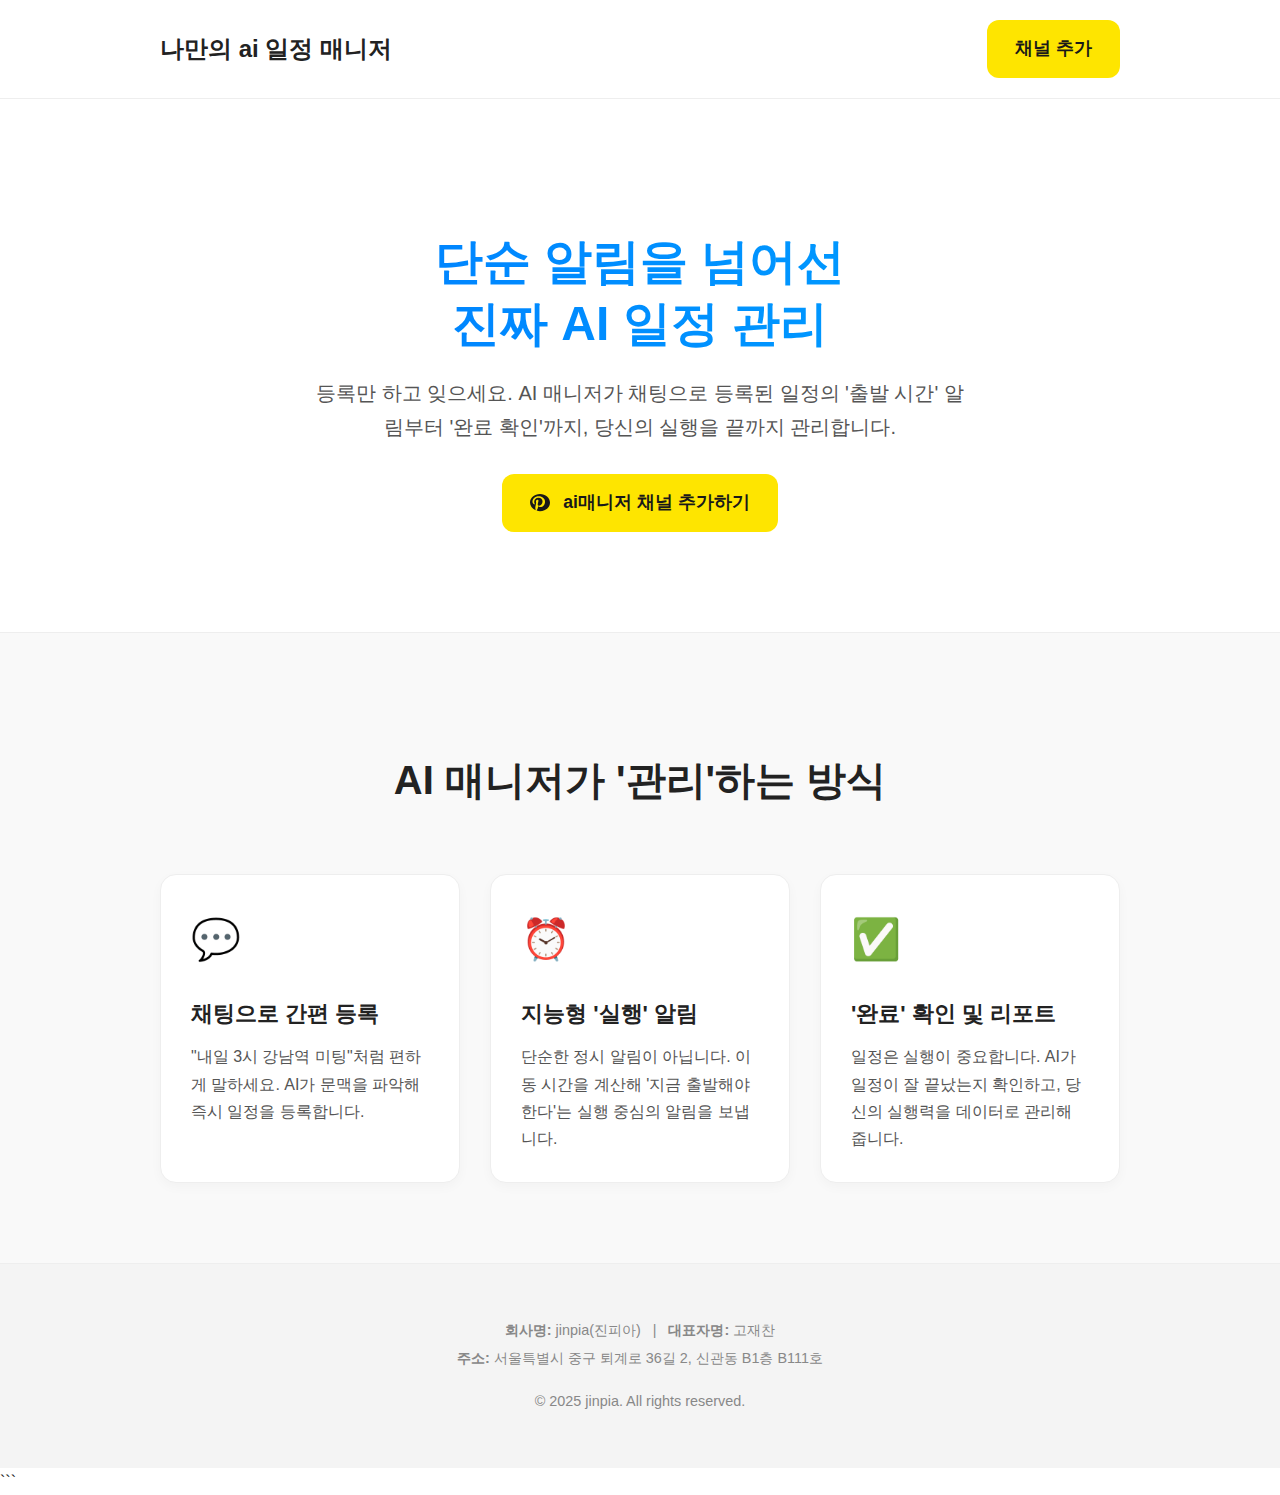
<file: index.html>
<!DOCTYPE html>
<html lang="ko">
  <head>
    <meta charset="UTF-8" />
    <meta name="viewport" content="width=device-width, initial-scale=1.0" />
    <title>ai매니저 - 나만의 일정 매니저</title>
    <style>
      /* --- 엄격한 기준의 CSS: 가독성과 신뢰도 중심 --- */

      /* 1. 기본 설정 */
      :root {
        --color-primary: #007aff; /* 신뢰를 주는 테크 블루 */
        --color-kakao: #fee500; /* 카카오톡 CTA */
        --color-kakao-text: #191919;
        --color-text-dark: #222222;
        --color-text-light: #555555;
        --color-bg-light: #f9f9f9;
        --color-border: #eeeeee;
      }

      body {
        font-family: -apple-system, BlinkMacSystemFont, "Segoe UI", Roboto,
          "Pretendard", "Noto Sans KR", sans-serif;
        margin: 0;
        padding: 0;
        line-height: 1.7;
        color: var(--color-text-dark);
        background-color: #ffffff;
        -webkit-font-smoothing: antialiased;
      }

      /* 2. 레이아웃 */
      .container {
        max-width: 960px;
        margin: 0 auto;
        padding: 0 20px;
      }

      /* 3. 헤더 (신뢰도) */
      .header {
        padding: 20px 0;
        border-bottom: 1px solid var(--color-border);
      }

      .header .container {
        display: flex;
        justify-content: space-between;
        align-items: center;
      }

      .logo {
        font-size: 1.5rem;
        font-weight: 700;
        text-decoration: none;
        color: var(--color-text-dark);
      }

      /* 4. 히어로 섹션 (핵심 가치) */
      .hero {
        padding: 100px 0;
        text-align: center;
      }

      .hero h1 {
        font-size: 3rem;
        font-weight: 800;
        line-height: 1.3;
        margin-bottom: 20px;
        /* 핵심 단어 강조 */
        background: linear-gradient(to right, var(--color-primary), #00a3ff);
        -webkit-background-clip: text;
        -webkit-text-fill-color: transparent;
      }

      .hero .subtitle {
        font-size: 1.25rem;
        color: var(--color-text-light);
        max-width: 650px;
        margin: 0 auto 30px auto;
      }

      /* 5. CTA 버튼 (명확한 행동 유도) */
      .cta-button {
        display: inline-block;
        padding: 14px 28px;
        font-size: 1.1rem;
        font-weight: 700;
        text-decoration: none;
        border-radius: 12px;
        transition: transform 0.2s ease, box-shadow 0.2s ease;
      }

      .cta-button.kakao {
        background-color: var(--color-kakao);
        color: var(--color-kakao-text);
      }

      .cta-button.kakao:hover {
        transform: translateY(-2px);
        box-shadow: 0 4px 12px rgba(0, 0, 0, 0.05);
      }

      /* 6. 기능 섹션 (차별점 증명) */
      .features {
        padding: 80px 0;
        background-color: var(--color-bg-light);
        border-top: 1px solid var(--color-border);
      }

      .features h2 {
        text-align: center;
        font-size: 2.5rem;
        margin-bottom: 60px;
      }

      .feature-grid {
        display: grid;
        grid-template-columns: repeat(3, 1fr);
        gap: 30px;
      }

      .feature-item {
        background-color: #ffffff;
        border: 1px solid var(--color-border);
        padding: 30px;
        border-radius: 16px;
        box-shadow: 0 4px 12px rgba(0, 0, 0, 0.03);
      }

      .feature-item .icon {
        font-size: 2.5rem;
        margin-bottom: 15px;
      }

      .feature-item h3 {
        font-size: 1.4rem;
        margin-bottom: 10px;
      }

      .feature-item p {
        font-size: 1rem;
        color: var(--color-text-light);
        margin: 0;
      }

      /* 7. 푸터 (필수 정보) */
      .footer {
        padding: 50px 0;
        text-align: center;
        background-color: #f4f4f4;
        color: #888888;
        font-size: 0.9rem;
        border-top: 1px solid var(--color-border);
      }

      .footer p {
        margin: 5px 0;
        line-height: 1.6;
      }

      .footer .divider {
        margin: 0 8px;
      }

      /* 8. 모바일 반응형 */
      @media (max-width: 768px) {
        .hero {
          padding: 60px 0;
        }
        .hero h1 {
          font-size: 2.2rem;
        }
        .hero .subtitle {
          font-size: 1.1rem;
        }
        .feature-grid {
          grid-template-columns: 1fr;
        }
        .features h2 {
          font-size: 2rem;
        }
        .footer p {
          display: block;
        }
        .footer .divider {
          display: none;
        }
      }
    </style>
  </head>
  <body>
    <header class="header">
      <div class="container">
        <a href="#" class="logo">나만의 ai 일정 매니저</a>
        <a
          href="https://pf.kakao.com/_ADD_YOUR_CHANNEL_ID_HERE"
          class="cta-button kakao"
          target="_blank"
          >채널 추가</a
        >
      </div>
    </header>

    <main>
      <section class="hero">
        <div class="container">
          <h1>단순 알림을 넘어선<br />진짜 AI 일정 관리</h1>
          <p class="subtitle">
            등록만 하고 잊으세요. AI 매니저가 채팅으로 등록된 일정의 '출발 시간'
            알림부터 '완료 확인'까지, 당신의 실행을 끝까지 관리합니다.
          </p>
          <a
            href="https://pf.kakao.com/_ADD_YOUR_CHANNEL_ID_HERE"
            class="cta-button kakao"
            target="_blank"
          >
            <svg
              width="20"
              height="18"
              viewBox="0 0 20 18"
              fill="none"
              xmlns="http://www.w3.org/2000/svg"
              style="vertical-align: middle; margin-right: 8px"
            >
              <path
                fill-rule="evenodd"
                clip-rule="evenodd"
                d="M10 0C4.477 0 0 3.823 0 8.533C0 11.862 2.344 14.73 5.681 16.149C5.41 15.223 5.228 13.923 5.378 13.11C5.556 12.115 6.22 8.78 6.22 8.78C6.22 8.78 5.967 8.283 5.967 7.55C5.967 6.555 6.559 5.808 7.37 5.808C8.07 5.808 8.441 6.24 8.441 6.84C8.441 7.48 8.01 8.84 7.74 10.035C7.51 11.05 8.28 11.758 9.24 11.758C11.1 11.758 12.551 9.61 12.551 7.34C12.551 5.27 10.87 3.636 8.528 3.636C5.814 3.636 4.17 5.568 4.17 7.89C4.17 8.47 4.39 9.03 4.67 9.42C4.701 9.46 4.71 9.5 4.701 9.55L4.5 10.42C4.48 10.49 4.43 10.51 4.36 10.48C3.17 10.02 2.45 8.95 2.45 7.84C2.45 5.09 4.8 2.327 8.76 2.327C12.45 2.327 15.011 4.87 15.011 7.72C15.011 10.55 13.06 13.06 10.27 13.06C9.401 13.06 8.64 12.63 8.35 12.06C8.35 12.06 7.98 13.43 7.88 13.82C7.62 14.81 6.94 16.03 6.64 16.6C7.72 16.98 8.84 17.18 10 17.18C15.523 17.18 20 13.337 20 8.627C20 3.86 15.523 0 10 0Z"
                fill="#191919"
              />
            </svg>
            ai매니저 채널 추가하기
          </a>
        </div>
      </section>

      <section class="features">
        <div class="container">
          <h2>AI 매니저가 '관리'하는 방식</h2>
          <div class="feature-grid">
            <div class="feature-item">
              <div class="icon">💬</div>
              <h3>채팅으로 간편 등록</h3>
              <p>
                "내일 3시 강남역 미팅"처럼 편하게 말하세요. AI가 문맥을 파악해
                즉시 일정을 등록합니다.
              </p>
            </div>
            <div class="feature-item">
              <div class="icon">⏰</div>
              <h3>지능형 '실행' 알림</h3>
              <p>
                단순한 정시 알림이 아닙니다. 이동 시간을 계산해 '지금 출발해야
                한다'는 실행 중심의 알림을 보냅니다.
              </p>
            </div>
            <div class="feature-item">
              <div class="icon">✅</div>
              <h3>'완료' 확인 및 리포트</h3>
              <p>
                일정은 실행이 중요합니다. AI가 일정이 잘 끝났는지 확인하고,
                당신의 실행력을 데이터로 관리해 줍니다.
              </p>
            </div>
          </div>
        </div>
      </section>
    </main>

    <footer class="footer">
      <div class="container">
        <p>
          <b>회사명:</b> jinpia(진피아) <span class="divider">|</span>
          <b>대표자명:</b> 고재찬
        </p>
        <p><b>주소:</b> 서울특별시 중구 퇴계로 36길 2, 신관동 B1층 B111호</p>
        <p style="margin-top: 20px">&copy; 2025 jinpia. All rights reserved.</p>
      </div>
    </footer>
  </body>
</html>
```
</file>
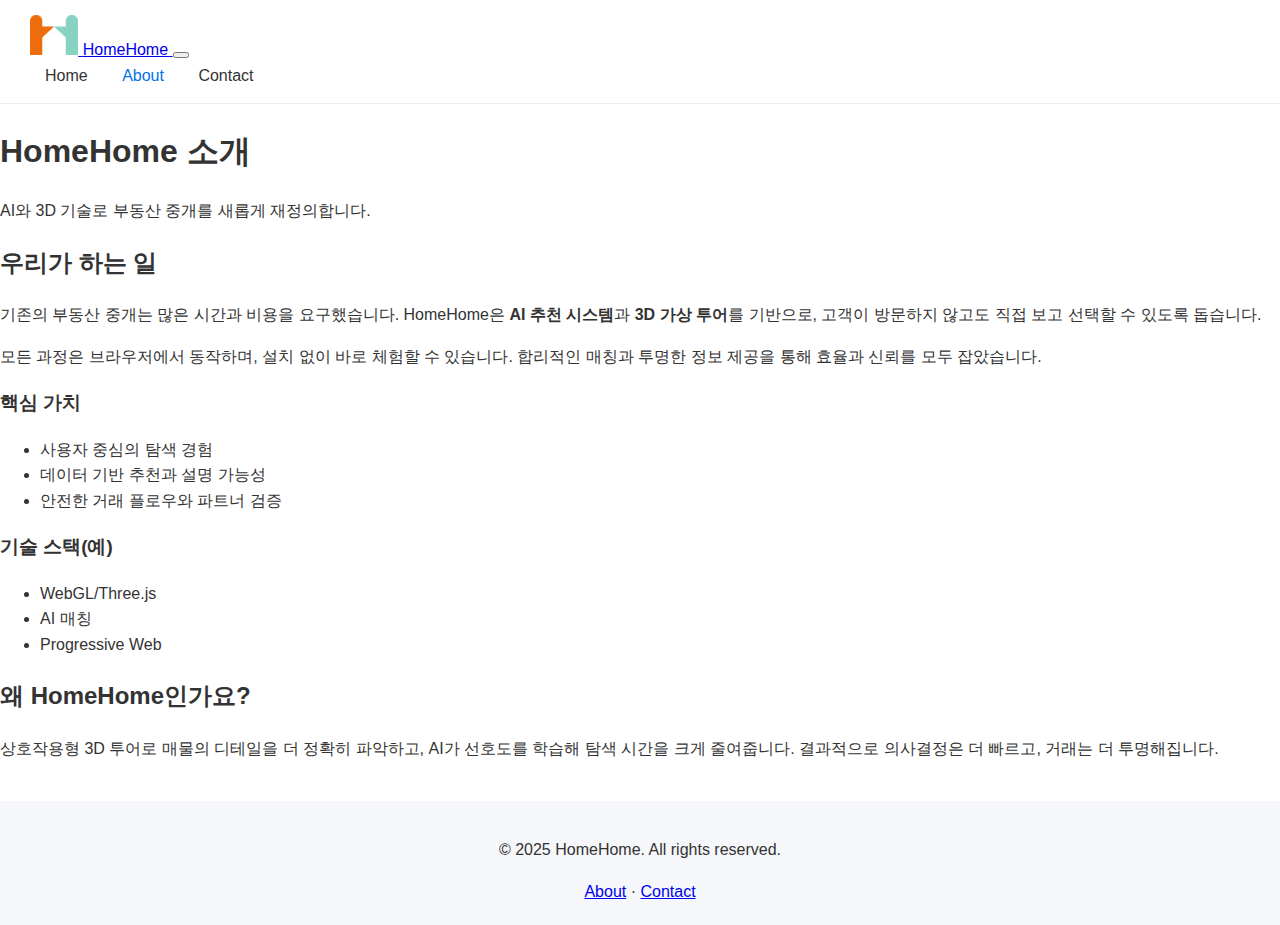
<file: about.html>
<!DOCTYPE html>
<html lang="ko">
<head>
  <meta charset="UTF-8" />
  <meta name="viewport" content="width=device-width, initial-scale=1" />
  <title>About - HomeHome</title>
  <meta name="theme-color" content="#6366f1" />
  <link rel="preconnect" href="https://fonts.gstatic.com" crossorigin>
  <link href="https://fonts.googleapis.com/css2?family=Inter:wght@400;600;700&family=Noto+Sans+KR:wght@400;500;700&display=swap" rel="stylesheet">
  <link rel="stylesheet" href="style.css" />
</head>
<body>
  <header class="site-header" id="siteHeader">
    <div class="container header-inner">
      <a class="brand" href="index.html">
        <img src="assets/images/logo.png" alt="HomeHome Logo" class="logo">
        <span class="brand-name">HomeHome</span>
      </a>

      <button class="nav-toggle" id="navToggle" aria-label="메뉴 열기" aria-expanded="false">
        <span></span><span></span><span></span>
      </button>

      <nav class="nav-links" id="navLinks">
        <a href="index.html">Home</a>
        <a href="about.html" class="active">About</a>
        <a href="contact.html">Contact</a>
      </nav>
    </div>
  </header>

  <section class="page-hero">
    <div class="container">
      <h1>HomeHome 소개</h1>
      <p class="lede">AI와 3D 기술로 부동산 중개를 새롭게 재정의합니다.</p>
    </div>
    <div class="bg-orbs small" aria-hidden="true"></div>
  </section>

  <main class="container content-grid">
    <section>
      <h2>우리가 하는 일</h2>
      <p>
        기존의 부동산 중개는 많은 시간과 비용을 요구했습니다.
        HomeHome은 <strong>AI 추천 시스템</strong>과 <strong>3D 가상 투어</strong>를 기반으로,
        고객이 방문하지 않고도 직접 보고 선택할 수 있도록 돕습니다.
      </p>
      <p>
        모든 과정은 브라우저에서 동작하며, 설치 없이 바로 체험할 수 있습니다.
        합리적인 매칭과 투명한 정보 제공을 통해 효율과 신뢰를 모두 잡았습니다.
      </p>
    </section>

    <aside class="info-panel">
      <h3>핵심 가치</h3>
      <ul class="checks">
        <li>사용자 중심의 탐색 경험</li>
        <li>데이터 기반 추천과 설명 가능성</li>
        <li>안전한 거래 플로우와 파트너 검증</li>
      </ul>

      <h3>기술 스택(예)</h3>
      <ul class="chips">
        <li>WebGL/Three.js</li>
        <li>AI 매칭</li>
        <li>Progressive Web</li>
      </ul>
    </aside>
  </main>

  <section class="container muted-block">
    <h2>왜 HomeHome인가요?</h2>
    <p>
      상호작용형 3D 투어로 매물의 디테일을 더 정확히 파악하고,
      AI가 선호도를 학습해 탐색 시간을 크게 줄여줍니다.
      결과적으로 의사결정은 더 빠르고, 거래는 더 투명해집니다.
    </p>
  </section>

  <footer class="site-footer">
    <div class="container footer-inner">
      <p>© 2025 HomeHome. All rights reserved.</p>
      <div class="footer-links">
        <a href="about.html" class="active">About</a>
        <span>·</span>
        <a href="contact.html">Contact</a>
      </div>
    </div>
  </footer>

  <script>
    const header = document.getElementById('siteHeader');
    const toggle = document.getElementById('navToggle');
    toggle.addEventListener('click', () => {
      const open = header.classList.toggle('open');
      toggle.setAttribute('aria-expanded', open ? 'true' : 'false');
    });
    const setShadow = () => header.classList.toggle('scrolled', window.scrollY > 2);
    setShadow(); window.addEventListener('scroll', setShadow);
  </script>
</body>
</html>
</file>
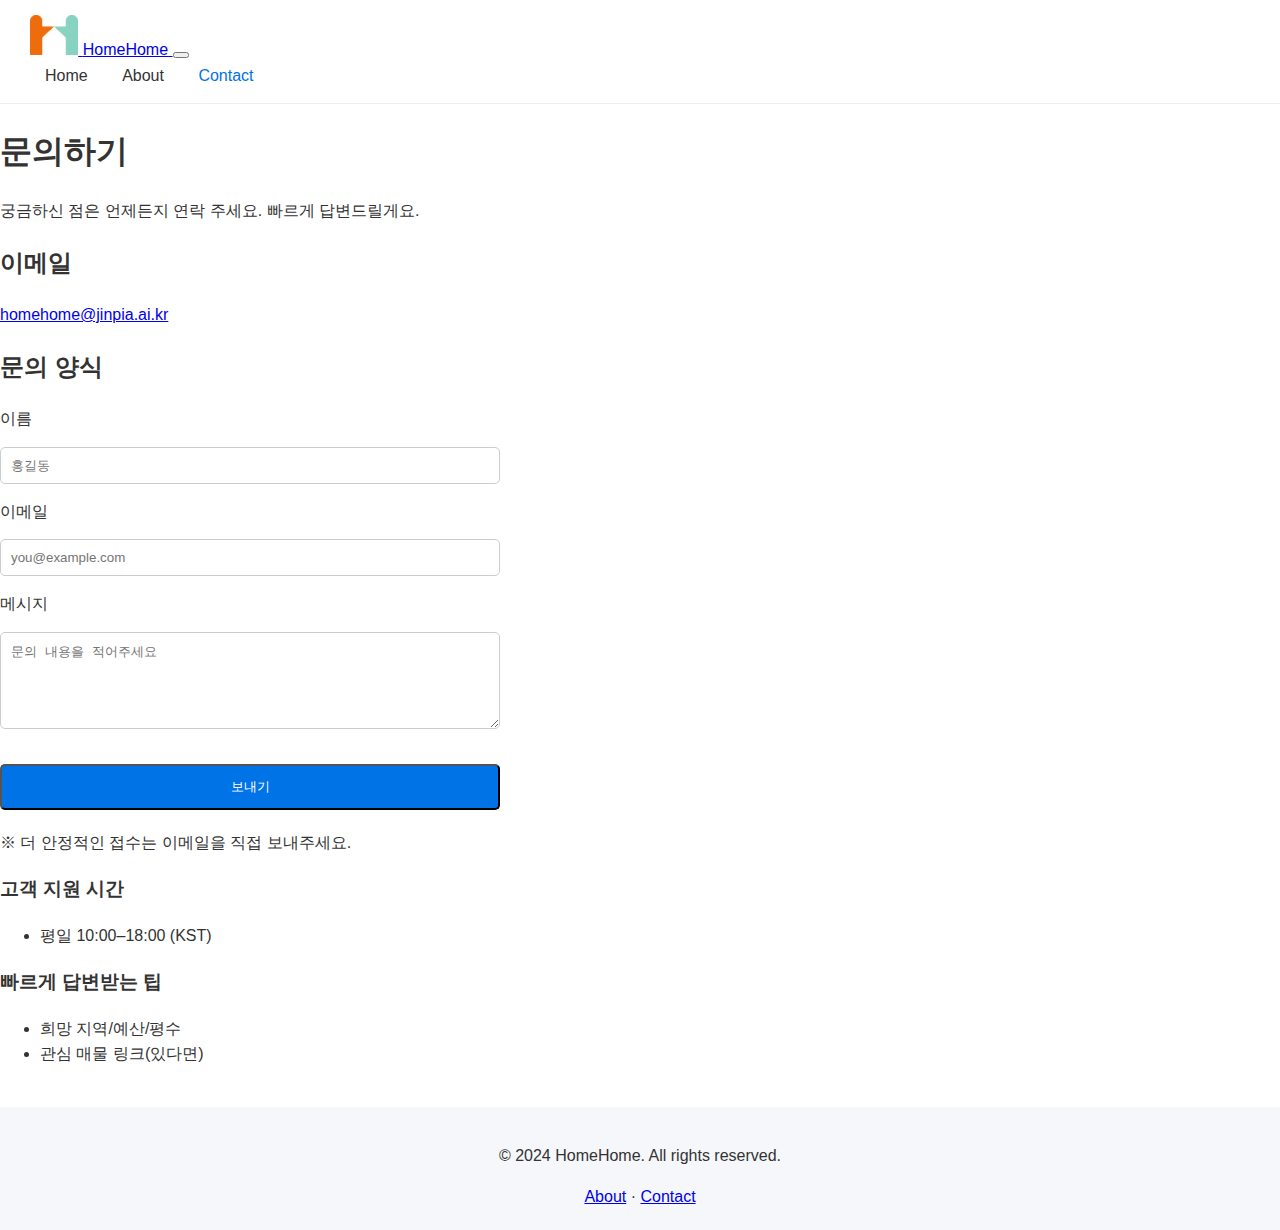
<file: contact.html>
<!DOCTYPE html>
<html lang="ko">
<head>
  <meta charset="UTF-8" />
  <meta name="viewport" content="width=device-width, initial-scale=1" />
  <title>Contact - HomeHome</title>
  <meta name="theme-color" content="#6366f1" />
  <link rel="preconnect" href="https://fonts.gstatic.com" crossorigin>
  <link href="https://fonts.googleapis.com/css2?family=Inter:wght@400;600;700&family=Noto+Sans+KR:wght@400;500;700&display=swap" rel="stylesheet">
  <link rel="stylesheet" href="style.css" />
</head>
<body>
  <header class="site-header" id="siteHeader">
    <div class="container header-inner">
      <a class="brand" href="index.html">
        <img src="assets/images/logo.png" alt="HomeHome Logo" class="logo">
        <span class="brand-name">HomeHome</span>
      </a>

      <button class="nav-toggle" id="navToggle" aria-label="메뉴 열기" aria-expanded="false">
        <span></span><span></span><span></span>
      </button>

      <nav class="nav-links" id="navLinks">
        <a href="index.html">Home</a>
        <a href="about.html">About</a>
        <a href="contact.html" class="active">Contact</a>
      </nav>
    </div>
  </header>

  <!-- 상단 배경/텍스트 명도 조정 + 점심시간 문구 제거 -->
  <section class="page-hero">
    <div class="container">
      <h1>문의하기</h1>
      <p class="lede hero-lede">궁금하신 점은 언제든지 연락 주세요. 빠르게 답변드릴게요.</p>
    </div>
    <div class="bg-orbs small" aria-hidden="true"></div>
  </section>

  <main class="container contact-grid">
    <section class="contact-card">
      <h2>이메일</h2>
      <p><a class="link" href="mailto:homehome@jinpia.ai.kr">homehome@jinpia.ai.kr</a></p>

      <h2>문의 양식</h2>
      <form action="mailto:homehome@jinpia.ai.kr" method="POST" enctype="text/plain" class="form">
        <label for="name">이름</label>
        <input type="text" id="name" name="name" placeholder="홍길동" required>

        <label for="email">이메일</label>
        <input type="email" id="email" name="email" placeholder="you@example.com" required>

        <label for="message">메시지</label>
        <textarea id="message" name="message" rows="5" placeholder="문의 내용을 적어주세요" required></textarea>

        <button type="submit" class="btn btn-primary">보내기</button>
      </form>
      <p class="form-note">※ 더 안정적인 접수는 이메일을 직접 보내주세요.</p>
    </section>

    <aside class="info-panel">
      <h3>고객 지원 시간</h3>
      <ul class="checks">
        <li>평일 10:00–18:00 (KST)</li>
      </ul>

      <h3>빠르게 답변받는 팁</h3>
      <ul class="checks">
        <li>희망 지역/예산/평수</li>
        <li>관심 매물 링크(있다면)</li>
      </ul>
    </aside>
  </main>

  <footer class="site-footer">
    <div class="container footer-inner">
      <p>© 2024 HomeHome. All rights reserved.</p>
      <div class="footer-links">
        <a href="about.html">About</a>
        <span>·</span>
        <a href="contact.html" class="active">Contact</a>
      </div>
    </div>
  </footer>

  <script>
    const header = document.getElementById('siteHeader');
    const toggle = document.getElementById('navToggle');
    toggle.addEventListener('click', () => {
      const open = header.classList.toggle('open');
      toggle.setAttribute('aria-expanded', open ? 'true' : 'false');
    });
    const setShadow = () => header.classList.toggle('scrolled', window.scrollY > 2);
    setShadow(); window.addEventListener('scroll', setShadow);
  </script>
</body>
</html>
</file>
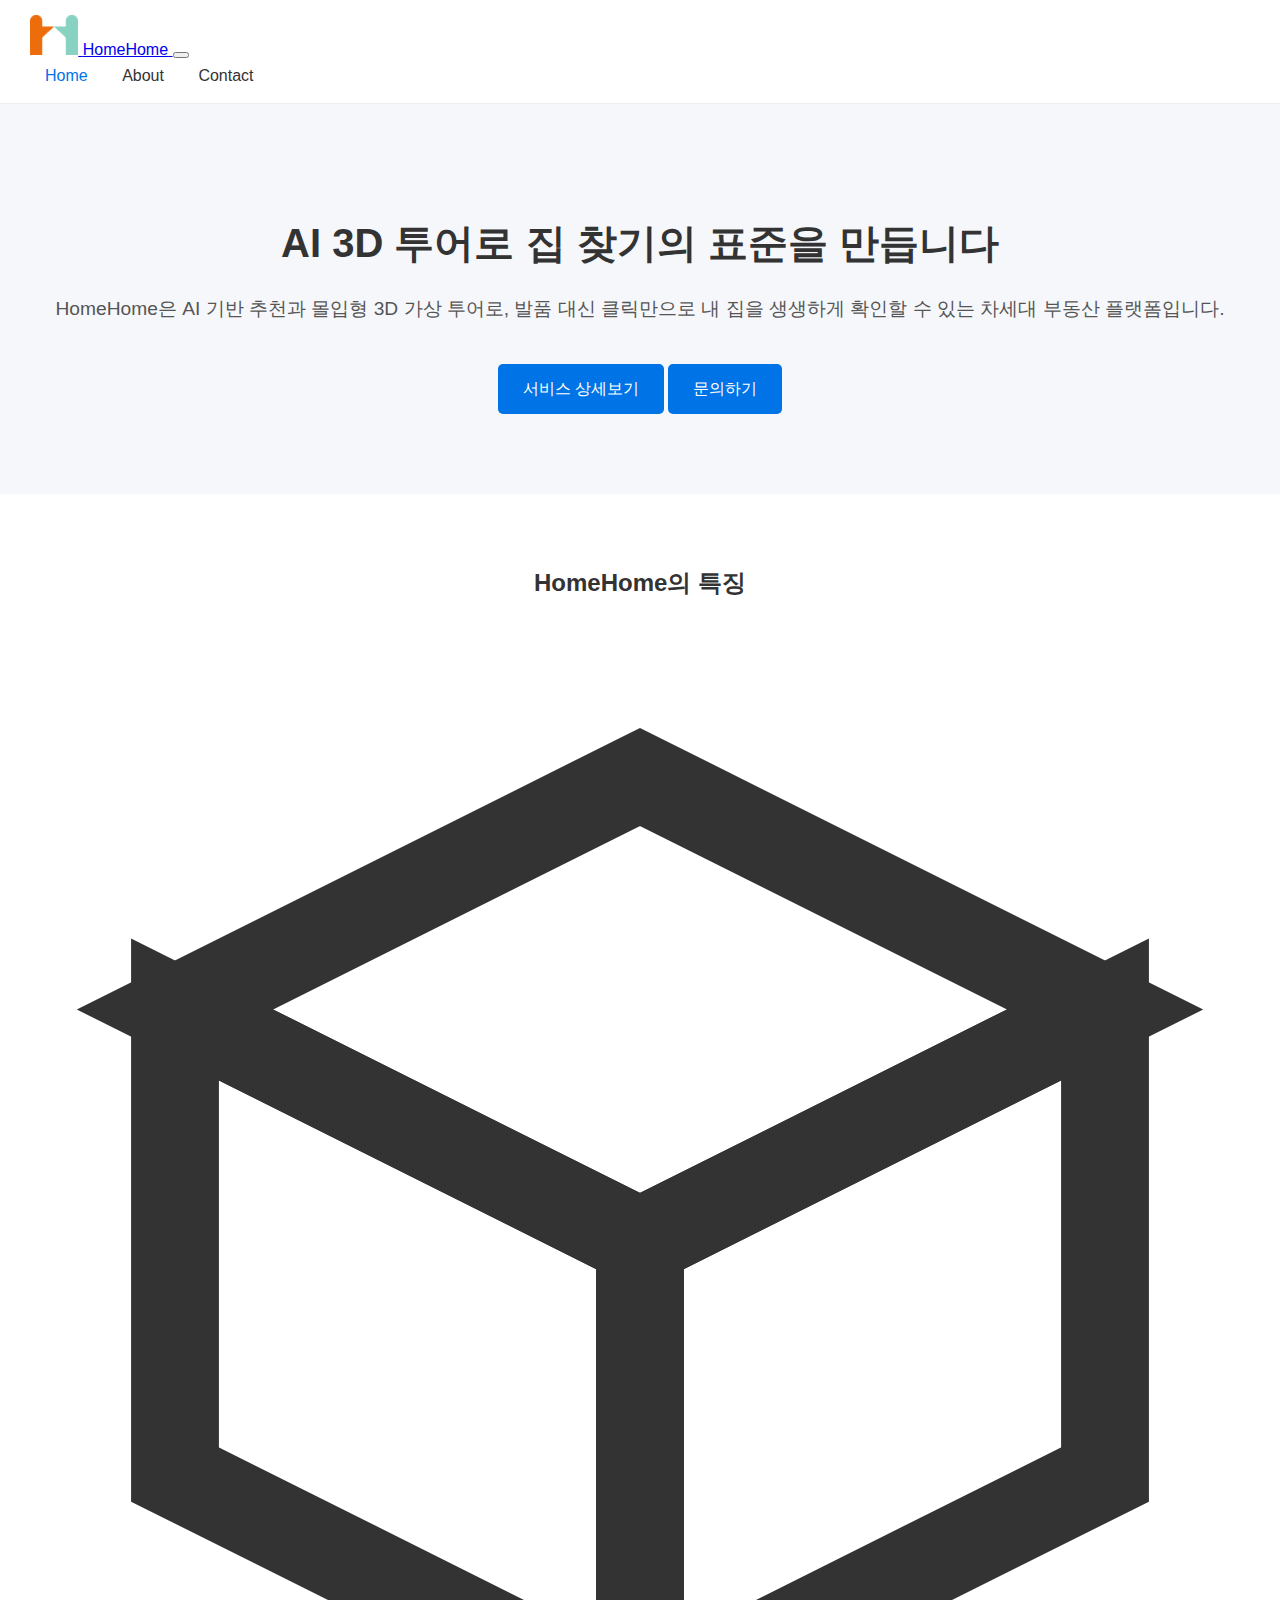
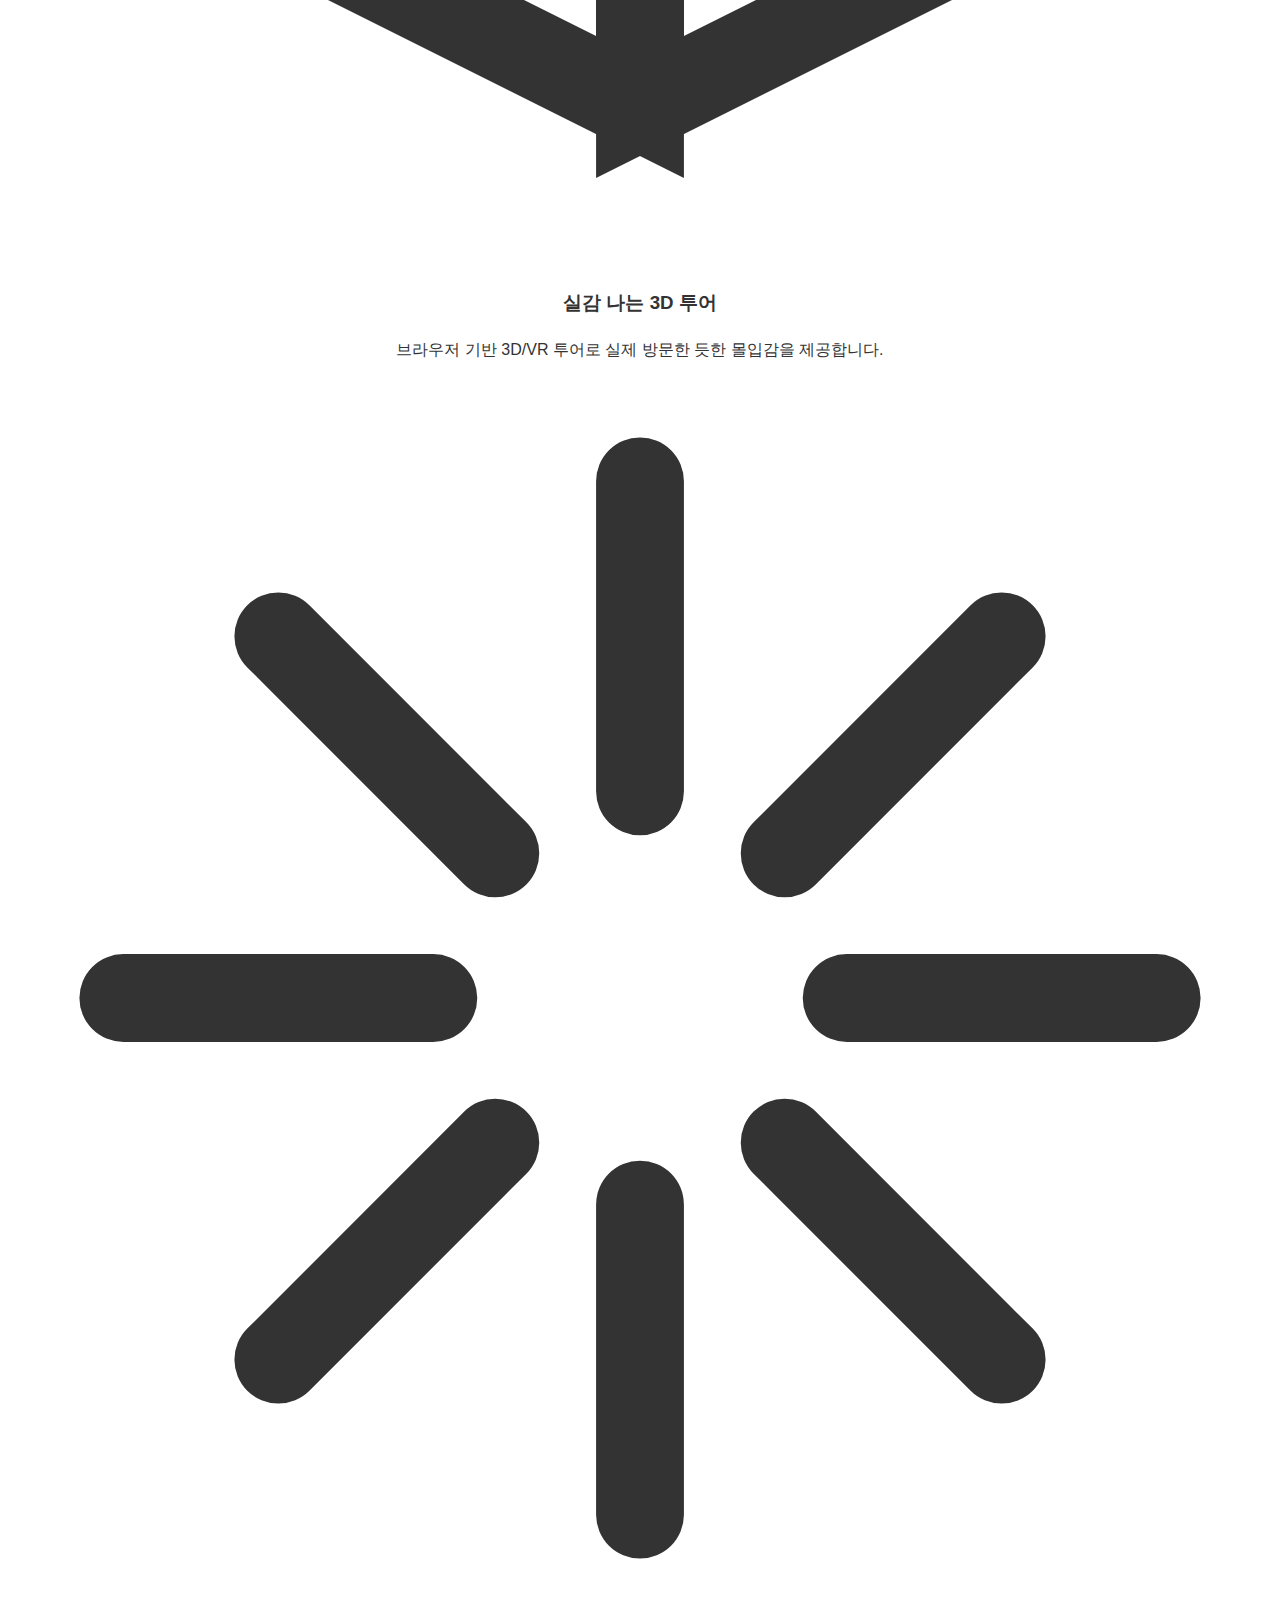
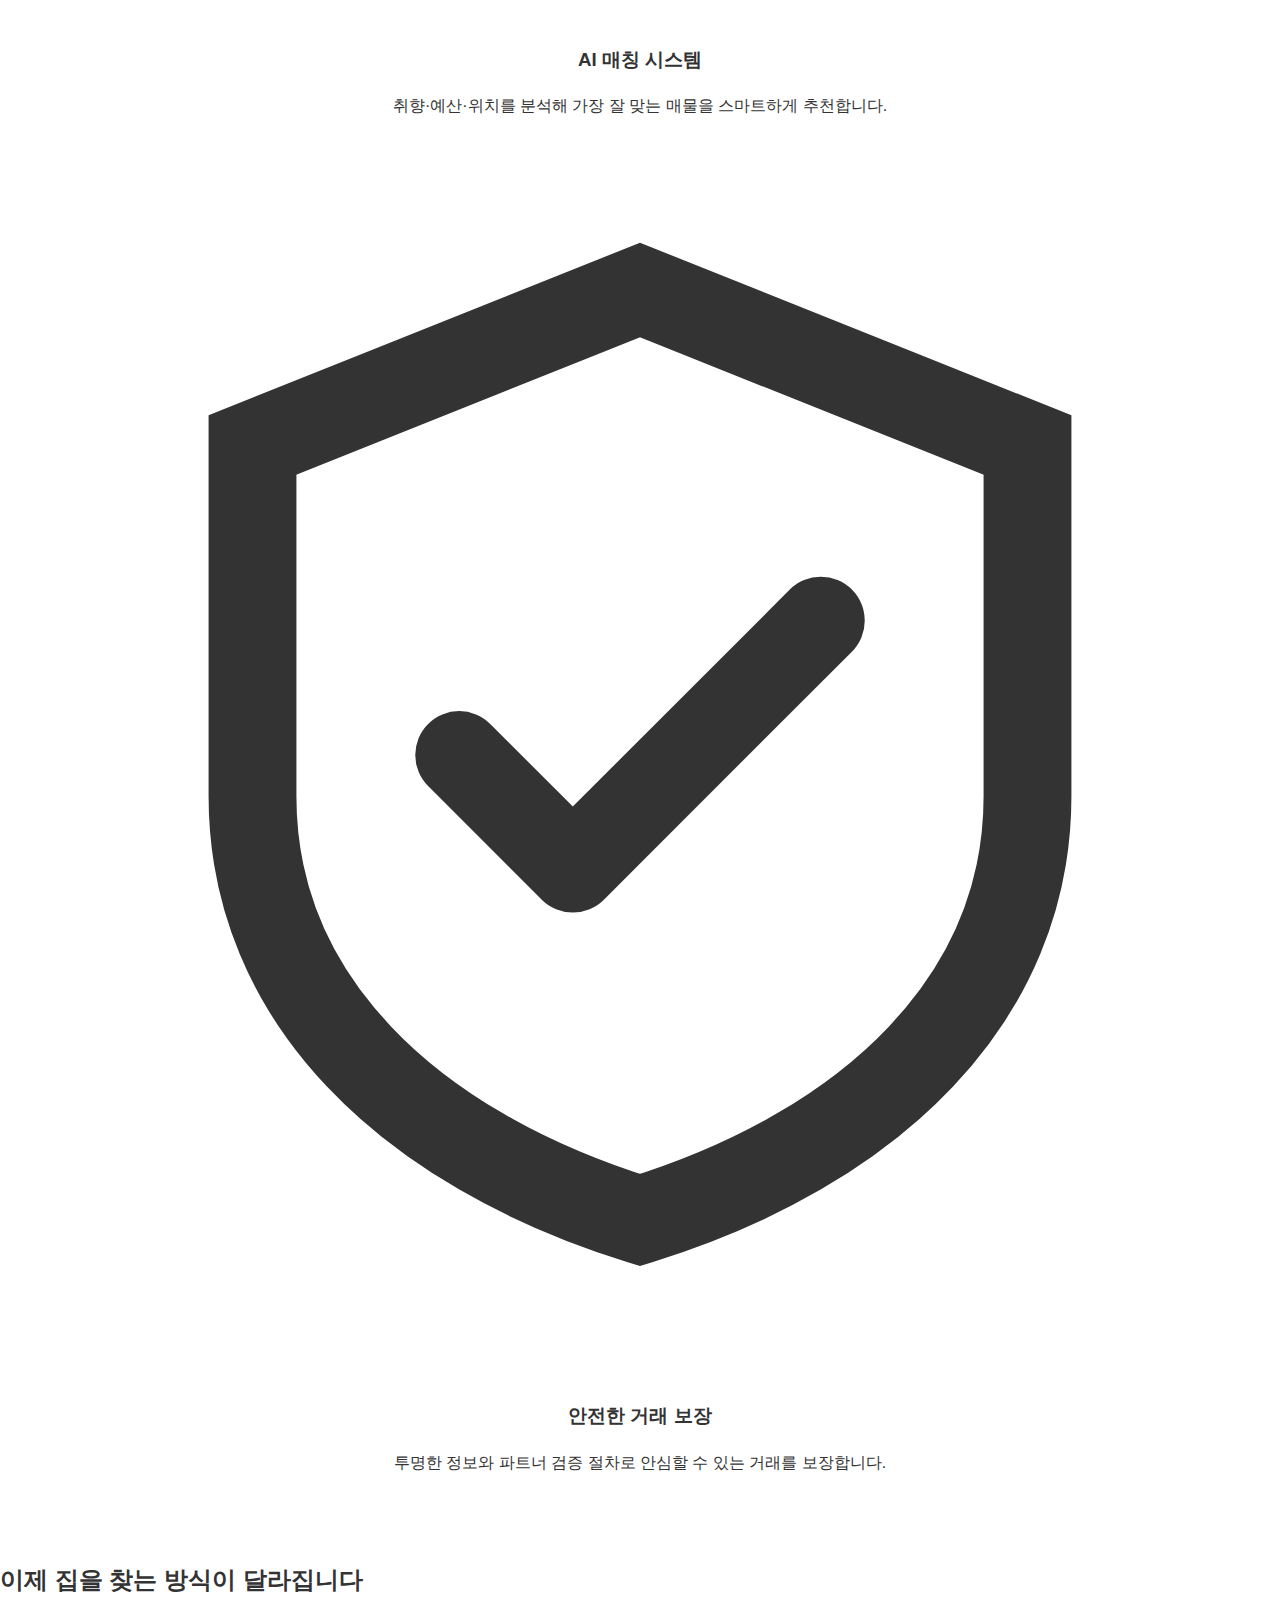
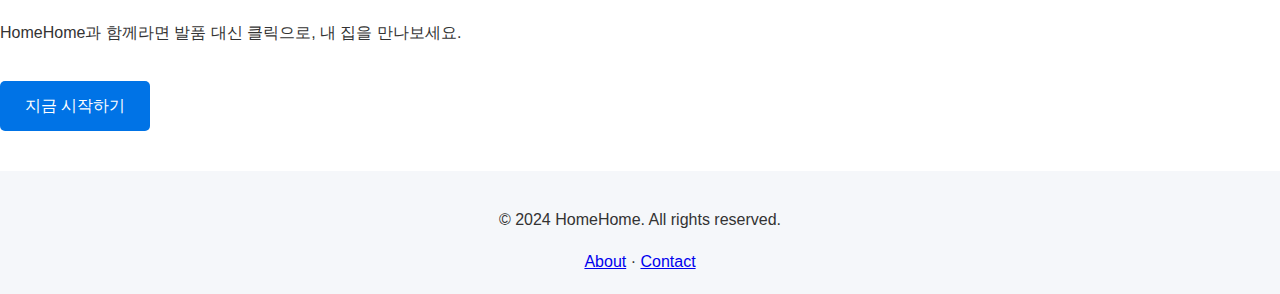
<file: temp.index.html>
<!DOCTYPE html>
<html lang="ko">
<head>
  <meta charset="UTF-8" />
  <meta name="viewport" content="width=device-width, initial-scale=1" />
  <title>HomeHome - AI 3D 투어 부동산 플랫폼</title>
  <meta name="theme-color" content="#6366f1" />
  <link rel="preconnect" href="https://fonts.gstatic.com" crossorigin>
  <link href="https://fonts.googleapis.com/css2?family=Inter:wght@400;600;700&family=Noto+Sans+KR:wght@400;500;700&display=swap" rel="stylesheet">
  <link rel="stylesheet" href="style.css" />
</head>
<body>
  <!-- 헤더 -->
  <header class="site-header" id="siteHeader">
    <div class="container header-inner">
      <a class="brand" href="index.html">
        <img src="assets/images/logo.png" alt="HomeHome Logo" class="logo">
        <span class="brand-name">HomeHome</span>
      </a>

      <button class="nav-toggle" id="navToggle" aria-label="메뉴 열기" aria-expanded="false">
        <span></span><span></span><span></span>
      </button>

      <nav class="nav-links" id="navLinks">
        <a href="index.html" class="active">Home</a>
        <a href="about.html">About</a>
        <a href="contact.html">Contact</a>
      </nav>
    </div>
  </header>

  <!-- Hero (배경/텍스트 명도 강화) -->
  <section class="hero">
    <div class="container hero-inner">
      <h1>AI 3D 투어로 <span class="grad">집 찾기의 표준</span>을 만듭니다</h1>
      <p class="lede hero-lede">
        HomeHome은 AI 기반 추천과 몰입형 3D 가상 투어로, 발품 대신 클릭만으로
        내 집을 생생하게 확인할 수 있는 차세대 부동산 플랫폼입니다.
      </p>
      <div class="actions">
        <a href="about.html" class="btn btn-primary">서비스 상세보기</a>
        <a href="contact.html" class="btn btn-ghost">문의하기</a>
      </div>
    </div>
    <div class="bg-orbs" aria-hidden="true"></div>
  </section>

  <!-- Features -->
  <section class="features">
    <div class="container">
      <h2 class="section-title">HomeHome의 특징</h2>

      <div class="feature-grid">
        <article class="card">
          <div class="icon">
            <svg viewBox="0 0 24 24" fill="none" aria-hidden="true">
              <path d="M12 3 3 7.5 12 12l9-4.5L12 3Z" stroke="currentColor" stroke-width="1.7"/>
              <path d="M3 7.5V16.5L12 21V12L3 7.5Z" stroke="currentColor" stroke-width="1.7"/>
              <path d="M21 7.5V16.5L12 21V12l9-4.5Z" stroke="currentColor" stroke-width="1.7"/>
            </svg>
          </div>
          <h3>실감 나는 3D 투어</h3>
          <p>브라우저 기반 3D/VR 투어로 실제 방문한 듯한 몰입감을 제공합니다.</p>
        </article>

        <article class="card">
          <div class="icon">
            <svg viewBox="0 0 24 24" fill="none" aria-hidden="true">
              <path d="M12 2v6M12 16v6M2 12h6M16 12h6M5 5l4.2 4.2M14.8 14.8 19 19M5 19l4.2-4.2M14.8 9.2 19 5" stroke="currentColor" stroke-width="1.7" stroke-linecap="round"/>
            </svg>
          </div>
          <h3>AI 매칭 시스템</h3>
          <p>취향·예산·위치를 분석해 가장 잘 맞는 매물을 스마트하게 추천합니다.</p>
        </article>

        <article class="card">
          <div class="icon">
            <svg viewBox="0 0 24 24" fill="none" aria-hidden="true">
              <path d="M12 3 4.5 6v6.8c0 3.9 3 6.8 7.5 8.2 4.5-1.4 7.5-4.3 7.5-8.2V6L12 3Z" stroke="currentColor" stroke-width="1.7"/>
              <path d="m8.5 12 2.2 2.2L15.5 9.4" stroke="currentColor" stroke-width="1.7" stroke-linecap="round" stroke-linejoin="round"/>
            </svg>
          </div>
          <h3>안전한 거래 보장</h3>
          <p>투명한 정보와 파트너 검증 절차로 안심할 수 있는 거래를 보장합니다.</p>
        </article>
      </div>
    </div>
  </section>

  <!-- CTA -->
  <section class="cta">
    <div class="container cta-inner">
      <h2>이제 집을 찾는 방식이 달라집니다</h2>
      <p>HomeHome과 함께라면 발품 대신 클릭으로, 내 집을 만나보세요.</p>
      <a href="contact.html" class="btn btn-invert">지금 시작하기</a>
    </div>
  </section>

  <!-- Footer (연도 2024) -->
  <footer class="site-footer">
    <div class="container footer-inner">
      <p>© 2024 HomeHome. All rights reserved.</p>
      <div class="footer-links">
        <a href="about.html">About</a>
        <span>·</span>
        <a href="contact.html">Contact</a>
      </div>
    </div>
  </footer>

  <script>
    const header = document.getElementById('siteHeader');
    const toggle = document.getElementById('navToggle');
    const links = document.getElementById('navLinks');
    toggle.addEventListener('click', () => {
      const open = header.classList.toggle('open');
      toggle.setAttribute('aria-expanded', open ? 'true' : 'false');
    });
    const setShadow = () => header.classList.toggle('scrolled', window.scrollY > 2);
    setShadow(); window.addEventListener('scroll', setShadow);
  </script>
</body>
</html>
</file>
<file: style.css>
/* 기본 설정 */
body {
  margin: 0;
  font-family: 'Arial', sans-serif;
  line-height: 1.6;
  color: #333;
}

header {
  background: #fff;
  display: flex;
  justify-content: space-between;
  align-items: center;
  padding: 15px 30px;
  border-bottom: 1px solid #eee;
}

.logo {
  height: 40px;
}

nav a {
  margin: 0 15px;
  text-decoration: none;
  color: #333;
}

nav a.active,
nav a:hover {
  color: #0073e6;
}

/* Hero */
.hero {
  text-align: center;
  padding: 80px 20px;
  background: #f5f7fa;
}

.hero.small {
  padding: 40px 20px;
}

.hero h1 {
  font-size: 2.5rem;
  margin-bottom: 15px;
}

.hero p {
  font-size: 1.2rem;
  color: #555;
}

.btn {
  display: inline-block;
  margin-top: 20px;
  padding: 12px 25px;
  background: #0073e6;
  color: #fff;
  border-radius: 5px;
  text-decoration: none;
  transition: background 0.3s;
}

.btn:hover {
  background: #005bb5;
}

/* Features */
.features {
  padding: 50px 20px;
  text-align: center;
}

.feature-list {
  display: flex;
  justify-content: center;
  flex-wrap: wrap;
  gap: 30px;
}

.feature {
  max-width: 300px;
  padding: 20px;
  background: #fff;
  border: 1px solid #eee;
  border-radius: 10px;
  box-shadow: 0 2px 5px rgba(0,0,0,0.05);
}

/* Content */
.content {
  padding: 40px 20px;
  max-width: 800px;
  margin: 0 auto;
}

/* Form */
form {
  display: flex;
  flex-direction: column;
  gap: 15px;
  max-width: 500px;
  margin: 20px 0;
}

input, textarea {
  padding: 10px;
  border: 1px solid #ccc;
  border-radius: 5px;
}

/* Footer */
footer {
  text-align: center;
  padding: 20px;
  background: #f5f7fa;
  margin-top: 40px;
}
</file>
